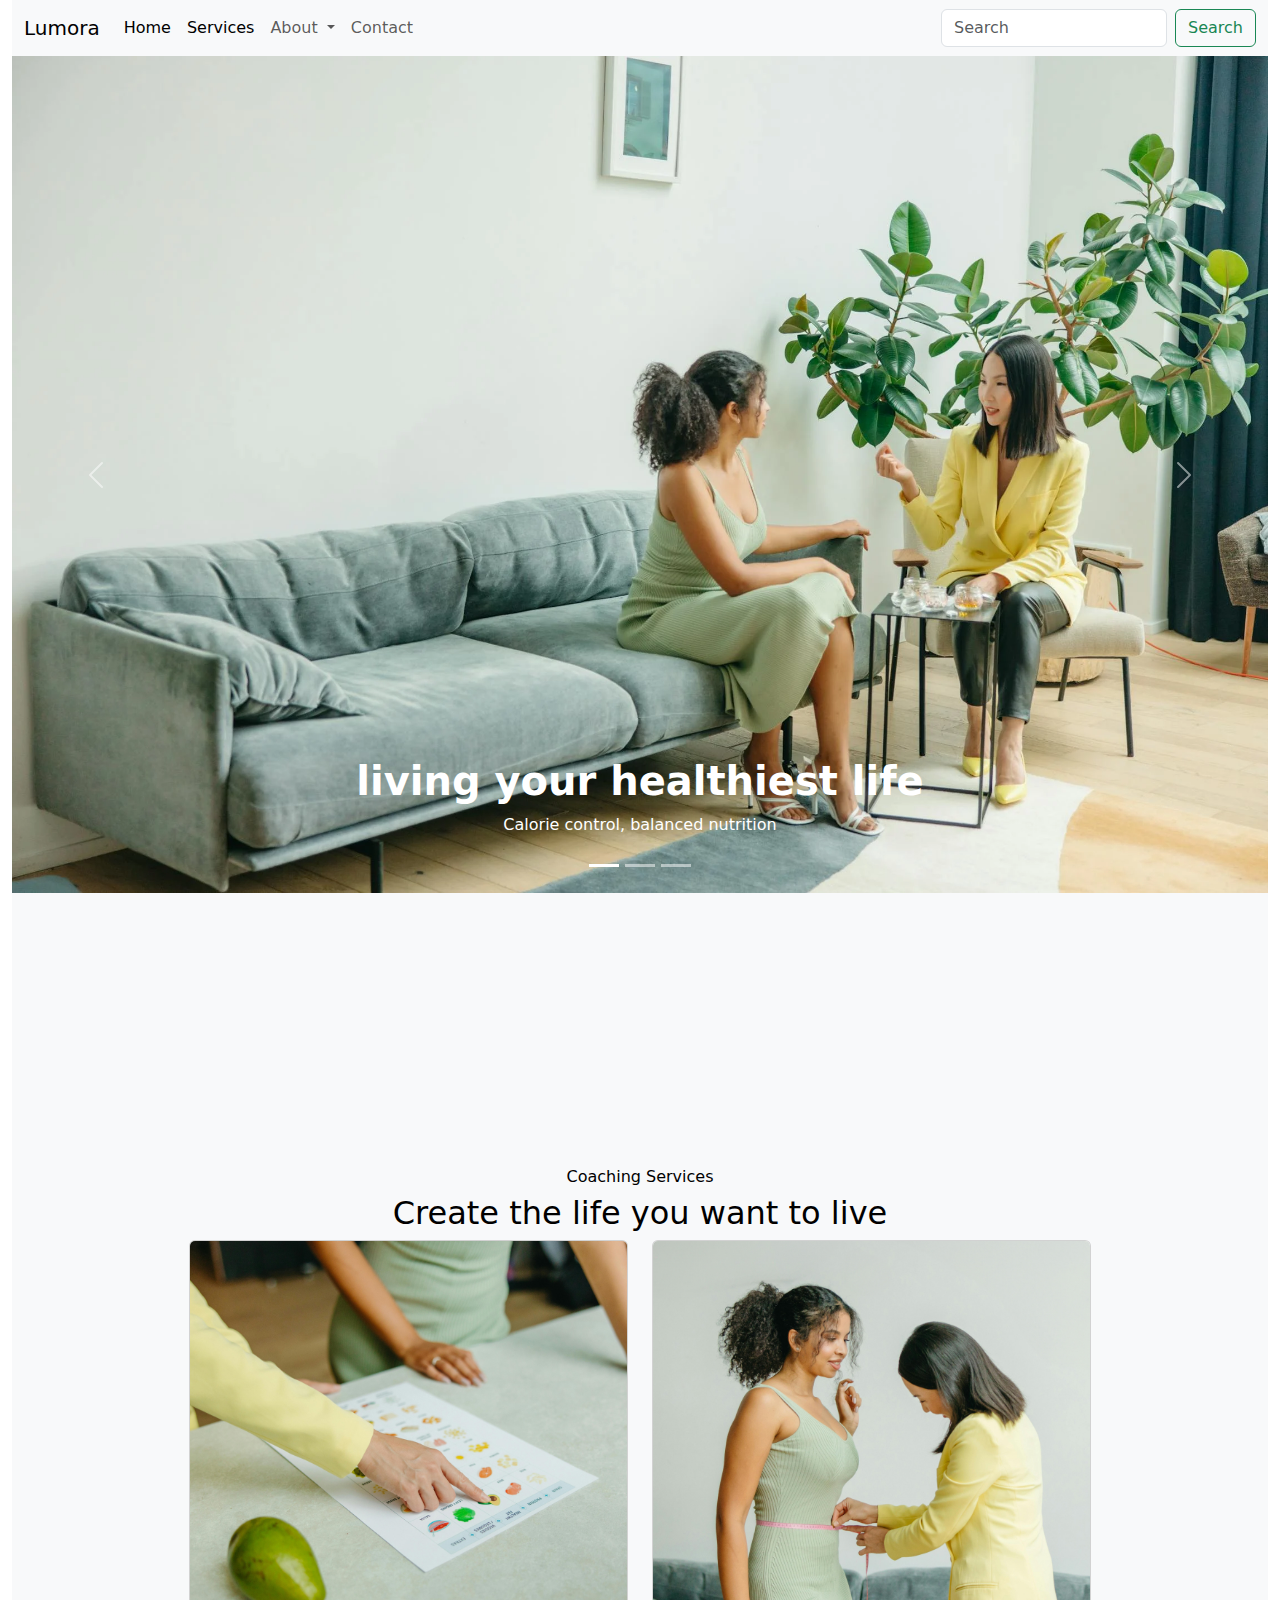
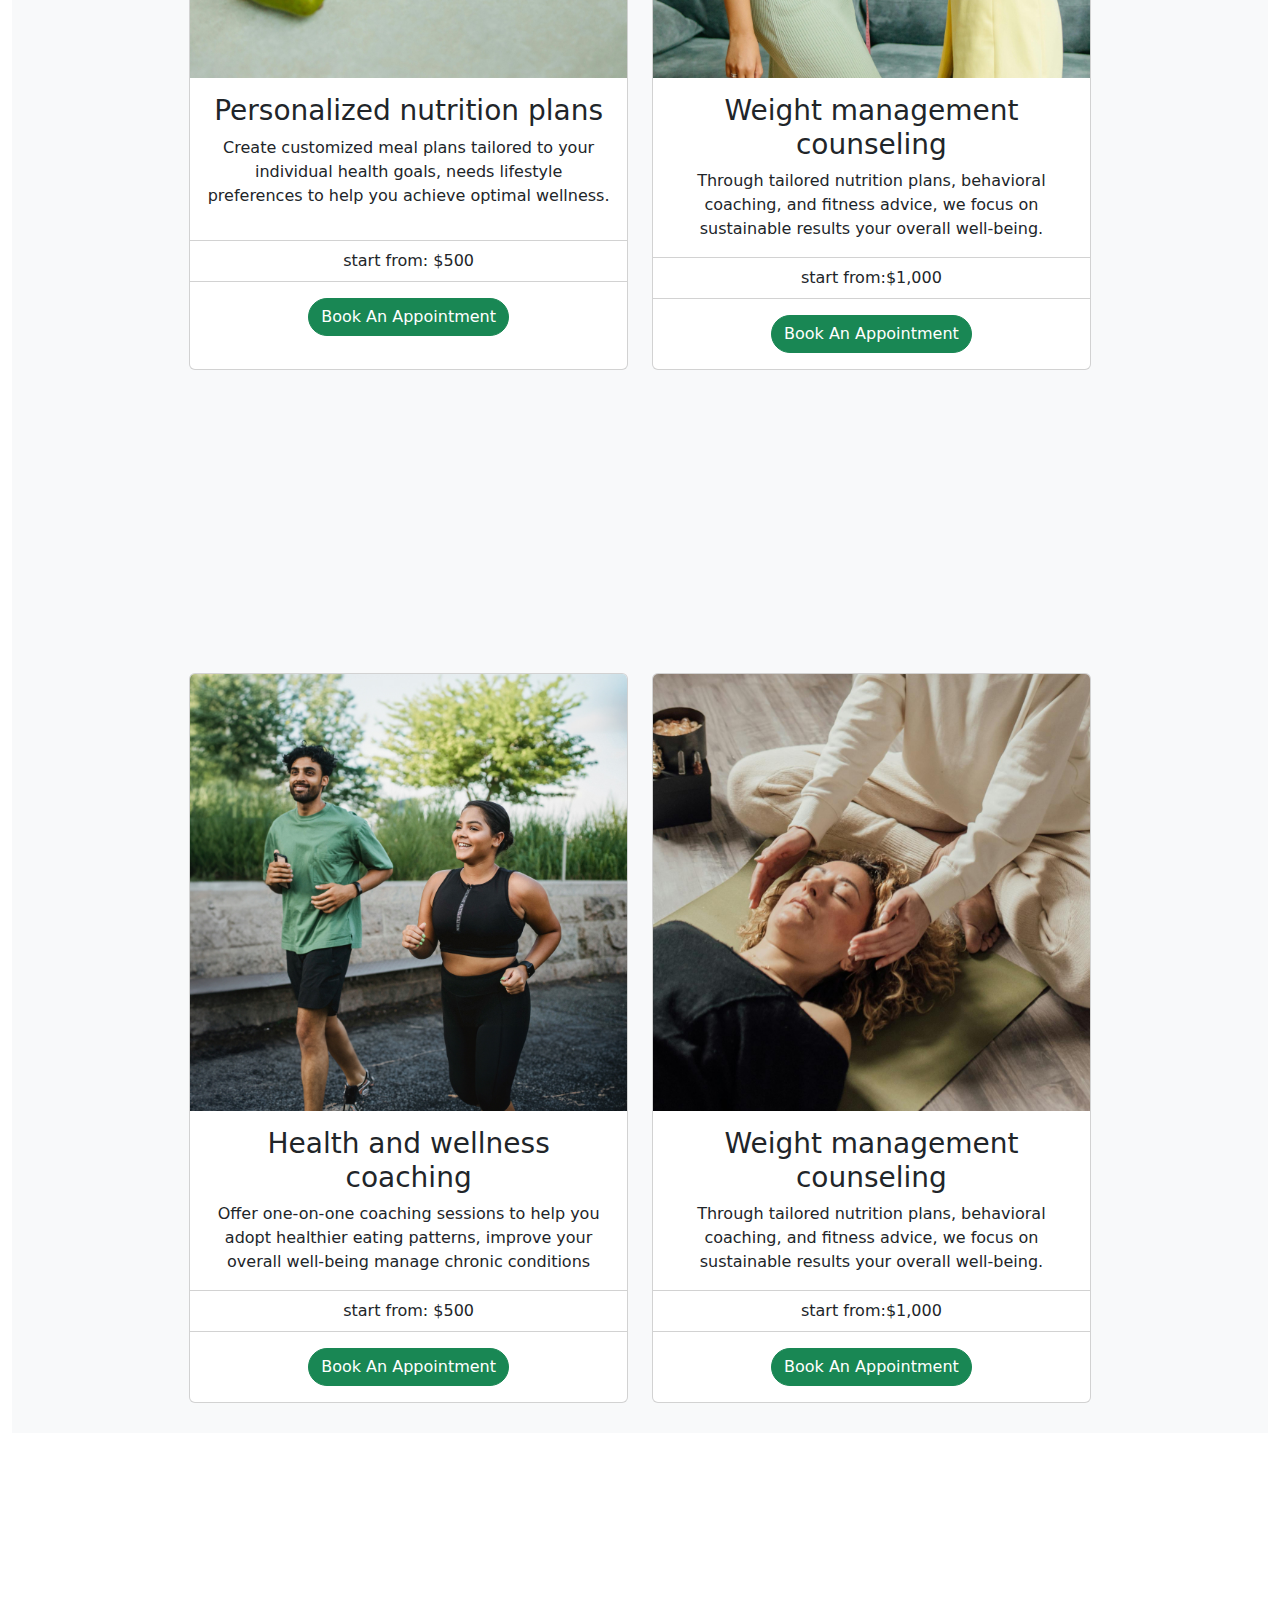
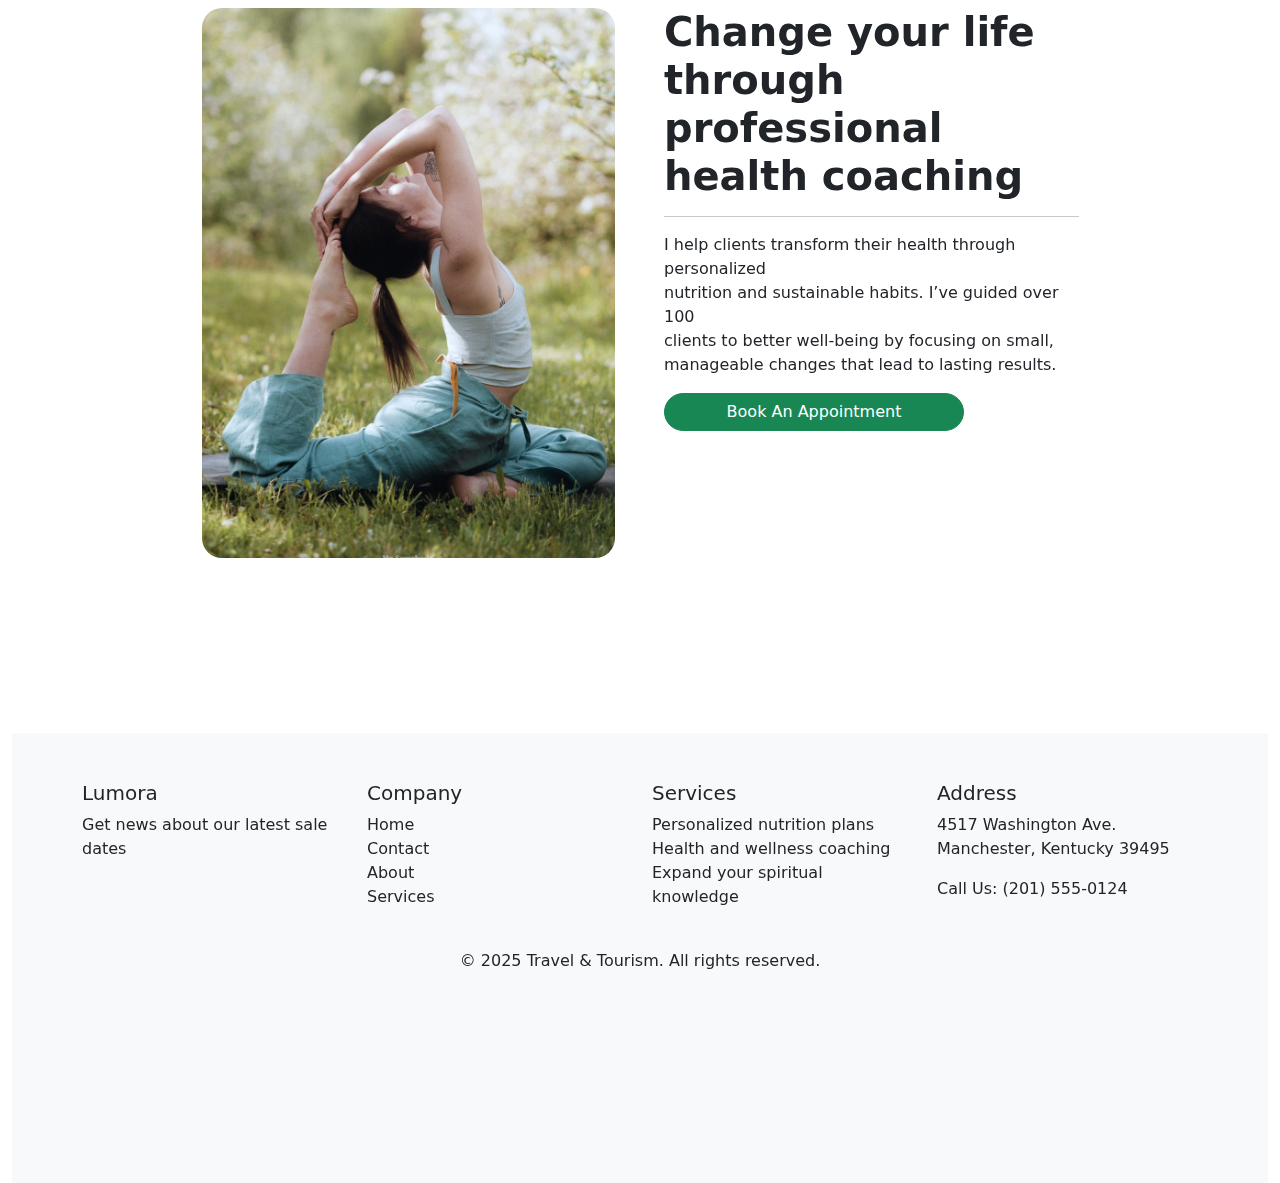
<file: index.html>
<!doctype html>
<html lang="en">
  <head>
    <meta charset="utf-8">
    <meta name="viewport" content="width=device-width, initial-scale=1">

    <link rel="stylesheet" href="https://cdnjs.cloudflare.com/ajax/libs/font-awesome/4.7.0/css/font-awesome.min.css">
    <title>LUMORA</title>
    <link rel="stylesheet" href="style.css">
    <link href="https://cdn.jsdelivr.net/npm/bootstrap@5.3.3/dist/css/bootstrap.min.css" rel="stylesheet" integrity="sha384-QWTKZyjpPEjISv5WaRU9OFeRpok6YctnYmDr5pNlyT2bRjXh0JMhjY6hW+ALEwIH" crossorigin="anonymous">
    <style>
       
    </style>
  </head>
  <body>
      <section class="container-fluid justify-content-center align-items-center">
        <nav class="navbar navbar-expand-lg bg-body-tertiary">
          <div class="container-fluid">
            <a class="navbar-brand" href="#">Lumora</a>
            <button class="navbar-toggler" type="button" data-bs-toggle="collapse" data-bs-target="#navbarSupportedContent" aria-controls="navbarSupportedContent" aria-expanded="false" aria-label="Toggle navigation">
              <span class="navbar-toggler-icon"></span>
            </button>
            <div class="collapse navbar-collapse" id="navbarSupportedContent">
              <ul class="navbar-nav  me-auto mb-2 mb-lg-0 ">
                <li class="nav-item">
                  <a class="nav-link active" aria-current="page" href="./index.html">Home</a>
                </li>
                <li class="nav-item">
                  <a class="nav-link active"  href="./Services.html">Services</a>
                </li>
                <li class="nav-item dropdown">
                  <a class="nav-link dropdown-toggle" href="#" role="button" data-bs-toggle="dropdown" aria-expanded="false">
                    About
                  </a>
                  <ul class="dropdown-menu">
                    <li><a class="dropdown-item" href="./About.html">About</a></li>
                    <li><a class="dropdown-item" href="./Services.html">Services</a></li>
                    <li><a class="dropdown-item" href="./index.html">Home</a></li>
                  </ul>
                </li>
                <li class="nav-item">
                  <a class="nav-link " href="./Contact.html">Contact</a>
                </li>
              </ul>
              <form class="d-flex" role="search">
                <input class="form-control me-2" type="search" placeholder="Search" aria-label="Search">
                <button class="btn btn-outline-success" type="submit">Search</button>
              </form>
            </div>
          </div>
        </nav>
      </section>
      <section class="container-fluid justify-content-center align-items-center " style="min-height: 100vh;">
         <div class="row  d-flex align-items-centerjustify-content-center ">
         <div id="carouselExampleCaptions" class="carousel slide">
         <div class="carousel-indicators">
         <button type="button" data-bs-target="#carouselExampleCaptions" data-bs-slide-to="0" class="active" aria-current="true" aria-label="Slide 1"></button>
        <button type="button" data-bs-target="#carouselExampleCaptions" data-bs-slide-to="1" aria-label="Slide 2"></button>
        <button type="button" data-bs-target="#carouselExampleCaptions" data-bs-slide-to="2" aria-label="Slide 3"></button>
      </div>
    <div class="carousel-inner">
     <div class="carousel-item active">
      <img src="./pexels-photo-8844576.webp" class="d-block w-100" alt="...">
      <div class="carousel-caption d-none d-md-block">
       <h1> <strong>living your healthiest life</strong> </h1>
        <p>Calorie control, balanced nutrition</p>
      </div>
    </div>
    <div class="carousel-item">
      <img src="./pexels-photo-6954086.webp" class="d-block w-100" alt="...">
      <div class="carousel-caption d-none d-md-block">
       <h1><strong>living your healthiest life</strong> </h1> 
        <p>Calorie control, balanced nutrition</p>
      </div>
    </div>
    <div class="carousel-item">
      <img src="./pexels-photo-4127622.webp" class="d-block w-100" alt="...">
      <div class="carousel-caption d-none d-md-block">
        <h1><strong>living your healthiest life</strong> </h1>
        <p>Calorie control, balanced nutrition</p>
      </div>
    </div>
  </div>
      <button class="carousel-control-prev" type="button" data-bs-target="#carouselExampleCaptions" data-bs-slide="prev">
       <span class="carousel-control-prev-icon" aria-hidden="true"></span>
       <span class="visually-hidden">Previous</span>
     </button>
     <button class="carousel-control-next" type="button" data-bs-target="#carouselExampleCaptions" data-bs-slide="next">
      <span class="carousel-control-next-icon" aria-hidden="true"></span>
       <span class="visually-hidden">Next</span>
     </button>
   </div>
  </div>  

    <section class="container-fluid d-flex justify-content-center align-items-center text-bg-light" style="min-height: 150vh;">
      <div class="row d-flex align-items-centerjustify-content-center text-center" style="width: 80%; padding: 30px; border-radius: 10px;">
        <div class="">
          <h6>Coaching Services</h6>
          <h2>Create the life you want to live</h2>
        </div> 
        <div class="col-md-6 d-flex justify-content-center">
        <div class="card" style="width: 35rem;">
          <img src="./img1.jpg" class="card-img-top img-fluid" alt="...">
          <div class="card-body">
            <h3 class="card-title">Personalized nutrition plans</h3>
            <p class="card-text">Create customized meal plans tailored to your individual health goals, needs lifestyle preferences to help you achieve optimal wellness.</p>
          </div>
             <ul class="list-group list-group-flush">
              <li class="list-group-item">start from: $500</li>
          </ul>
          <div class="card-body">
              <button type="button" class="btn btn-success " style="border-radius: 20px;">Book An Appointment</button>
          </div>
        </div>

        </div> 
        <div class="col-md-6 d-flex justify-content-center">
        <div class="card " style="width: 35rem;">
          <img src="./weight.jpg" class="card-img-top img-fluid" alt="...">
          <div class="card-body">
            <h3 class="card-title">Weight management counseling</h3>
            <p class="card-text">Through tailored nutrition plans, behavioral coaching, and fitness advice, we focus on sustainable results your overall well-being.</p>
          </div>
          <ul class="list-group list-group-flush">
            <li class="list-group-item">start from:$1,000</li>
          </ul>
          <div class="card-body">
            <button type="button" class="btn btn-success " style="border-radius: 20px;">Book An Appointment</button>
          </div>
        </div>
      </div>
      </div>
  </section>

  <section class="container-fluid d-flex justify-content-center align-items-center text-bg-light" style="min-height: 50vh;">
    <div class="row d-flex align-items-centerjustify-content-center text-center" style="width: 80%; padding: 30px; border-radius: 10px;"> 
      <div class="col-md-6 d-flex justify-content-center">
      <div class="card" style="width: 35rem;">
        <img src="./running.jpg" class="card-img-top img-fluid" alt="...">
        <div class="card-body">
          <h3 class="card-title">Health and wellness coaching</h3>
          <p class="card-text">Offer one-on-one coaching sessions to help you adopt healthier eating patterns, improve your overall well-being manage chronic conditions</p>
        </div>
           <ul class="list-group list-group-flush">
            <li class="list-group-item">start from: $500</li>
        </ul>
        <div class="card-body">
            <button type="button" class="btn btn-success " style="border-radius: 20px;">Book An Appointment</button>
        </div>
      </div>

      </div> 
      <div class="col-md-6 d-flex justify-content-center">
      <div class="card " style="width: 35rem;">
        <img src="./spiritual.jpg" class="card-img-top img-fluid" alt="...">
        <div class="card-body">
          <h3 class="card-title">Weight management counseling</h3>
          <p class="card-text">Through tailored nutrition plans, behavioral coaching, and fitness advice, we focus on sustainable results your overall well-being.</p>
        </div>
        <ul class="list-group list-group-flush">
          <li class="list-group-item">start from:$1,000</li>
        </ul>
        <div class="card-body">
          <button type="button" class="btn btn-success " style="border-radius: 20px;">Book An Appointment</button>
        </div>
      </div>
    </div>
    </div>
</section>
      
<section class="container-fluid d-flex justify-content-center align-items-center" style="min-height: 100vh;">
  <div class="row d-flex align-items-centerjustify-content-center text-center" style="width: 80%; padding: 30px; border-radius: 10px;">
    
    <div class="col-md-6 d-flex justify-content-center">
      <img src="./yoga.jpg" class="img-fluid" style="max-width: 100%; height: 550px; border-radius: 20px;" alt="Image not found">
    </div>
     
    <div class="col-md-6 px-4 text-start " >
      <h1><strong>Change your life <br>through professional <br>health coaching</strong> </h1>
      <hr>
      <p>
        I help clients transform their health through personalized <br>nutrition and sustainable habits. I’ve guided over 100<br> clients to better well-being by focusing on small,<br>
         manageable changes that lead to lasting results.
      </p>
      <button type="button" class="btn btn-success " style="border-radius: 20px; width:300px">Book An Appointment</button>

      
    </div>

  </div>
</section>
     
<footer class="bg-text-secondary-emphasis text-dark py-5 vh-50 text-bg-light"  style="min-height: 50vh;">
  <div class="container">
    <div class="row">
      
      <div class="col-md-3">
        <h5>Lumora</h5>
        <p>
          Get news about our latest sale dates
        </p>
      </div>
      
      <div class="col-md-3">
        <h5>Company</h5>
        <ul class="list-unstyled">
          <li><a href="index.html" class="text-dark text-decoration-none">Home</a></li>
          <li><a href="Contact.html" class="text-dark text-decoration-none">Contact</a></li>
          <li><a href="About.html" class="text-dark text-decoration-none">About</a></li>
          <li><a href="Serivces.html" class="text-dark text-decoration-none">Services</a></li>
        </ul>
      </div>

      <div class="col-md-3">
        <h5>Services</h5>
        <ul class="list-unstyled">
          <li><a href="#" class="text-dark text-decoration-none">Personalized nutrition plans</a></li>
          <li><a href="#" class="text-dark text-decoration-none">Health and wellness coaching</a></li>
          <li><a href="#" class="text-dark text-decoration-none">Expand your spiritual</a></li>
          <li><a href="#" class="text-dark text-decoration-none">knowledge</a></li>
        </ul>
      </div>

      
      <div class="col-md-3">
        <h5>Address</h5>
        <p>4517 Washington Ave. Manchester, Kentucky 39495</p>
        <p>Call Us: (201) 555-0124</p>
      </div>
    </div>

    <!-- Footer Bottom Section -->
    <div class="text-center mt-4">
      <p class="mb-0">&copy; 2025 Travel & Tourism. All rights reserved.</p>
    </div>
  </div>
</footer>

       
    <script src="https://cdn.jsdelivr.net/npm/bootstrap@5.3.3/dist/js/bootstrap.bundle.min.js" integrity="sha384-YvpcrYf0tY3lHB60NNkmXc5s9fDVZLESaAA55NDzOxhy9GkcIdslK1eN7N6jIeHz" crossorigin="anonymous"></script>
  </body>
</html>
</file>
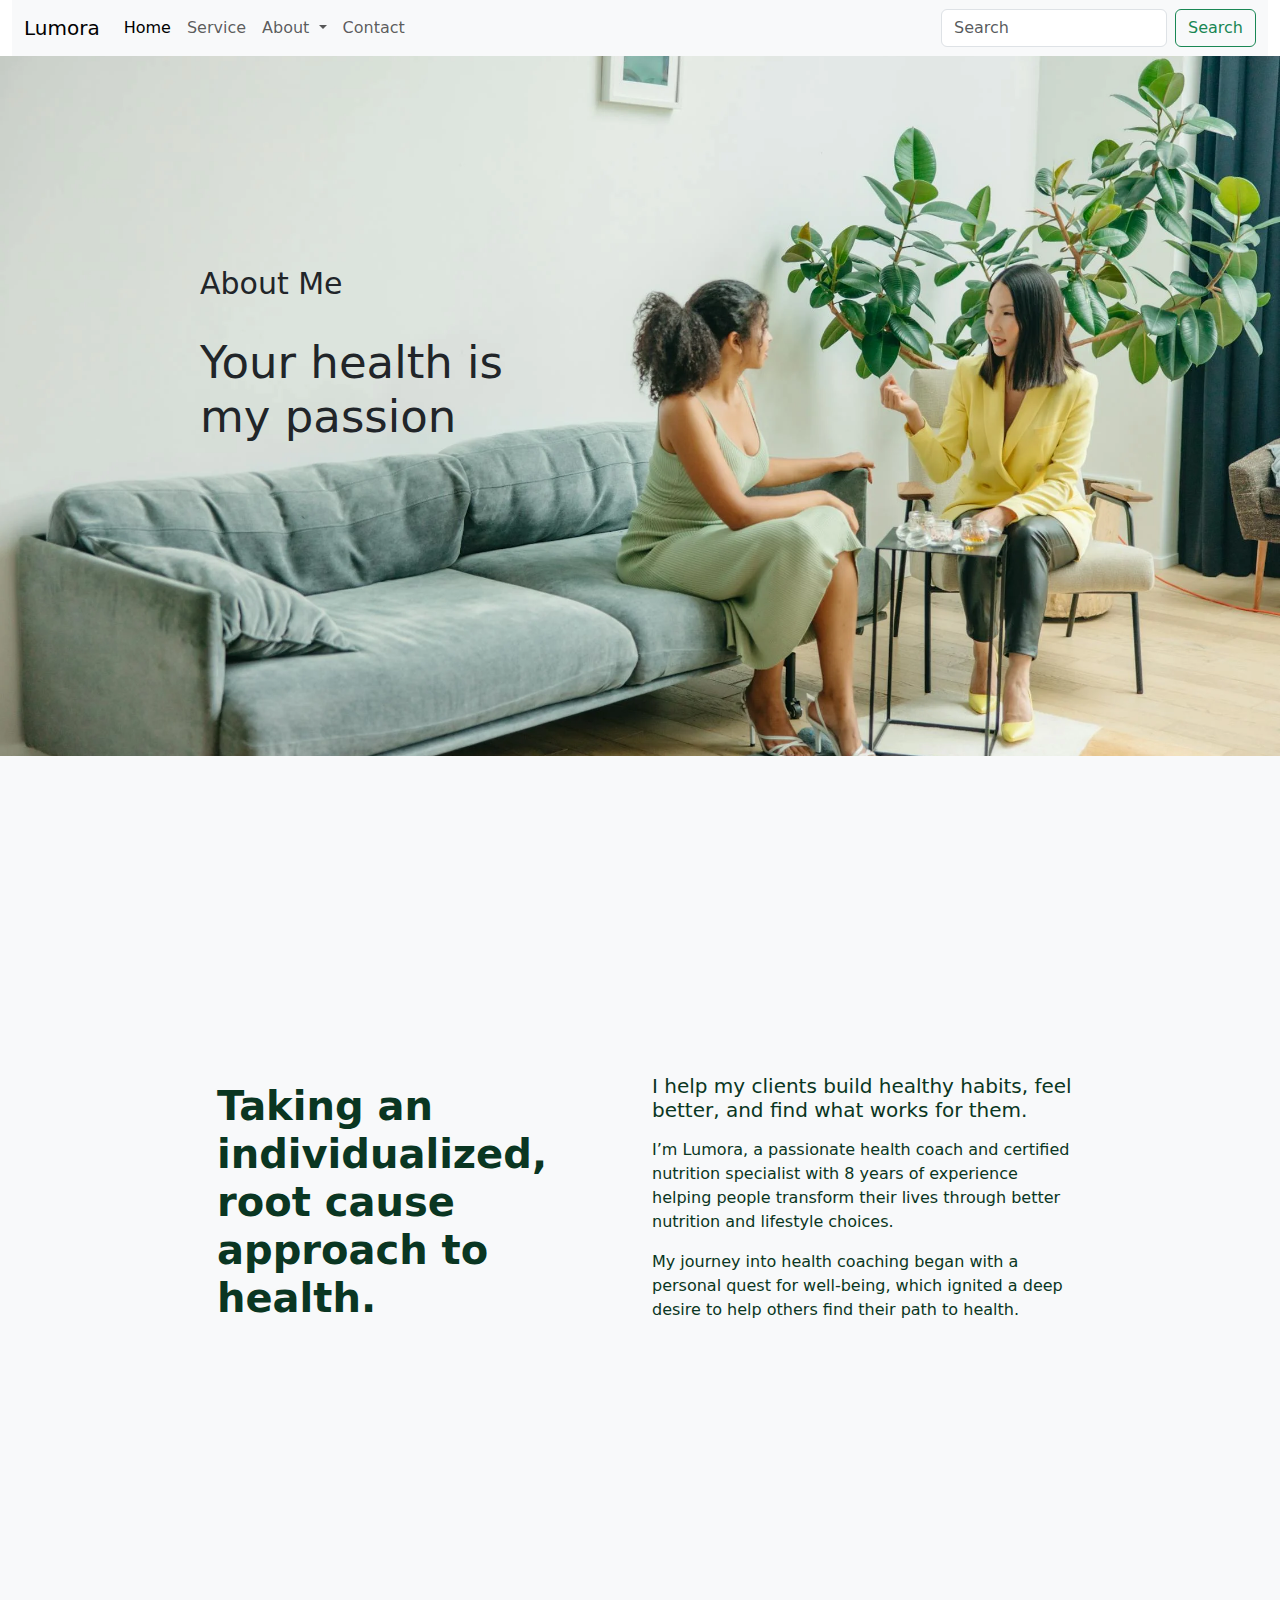
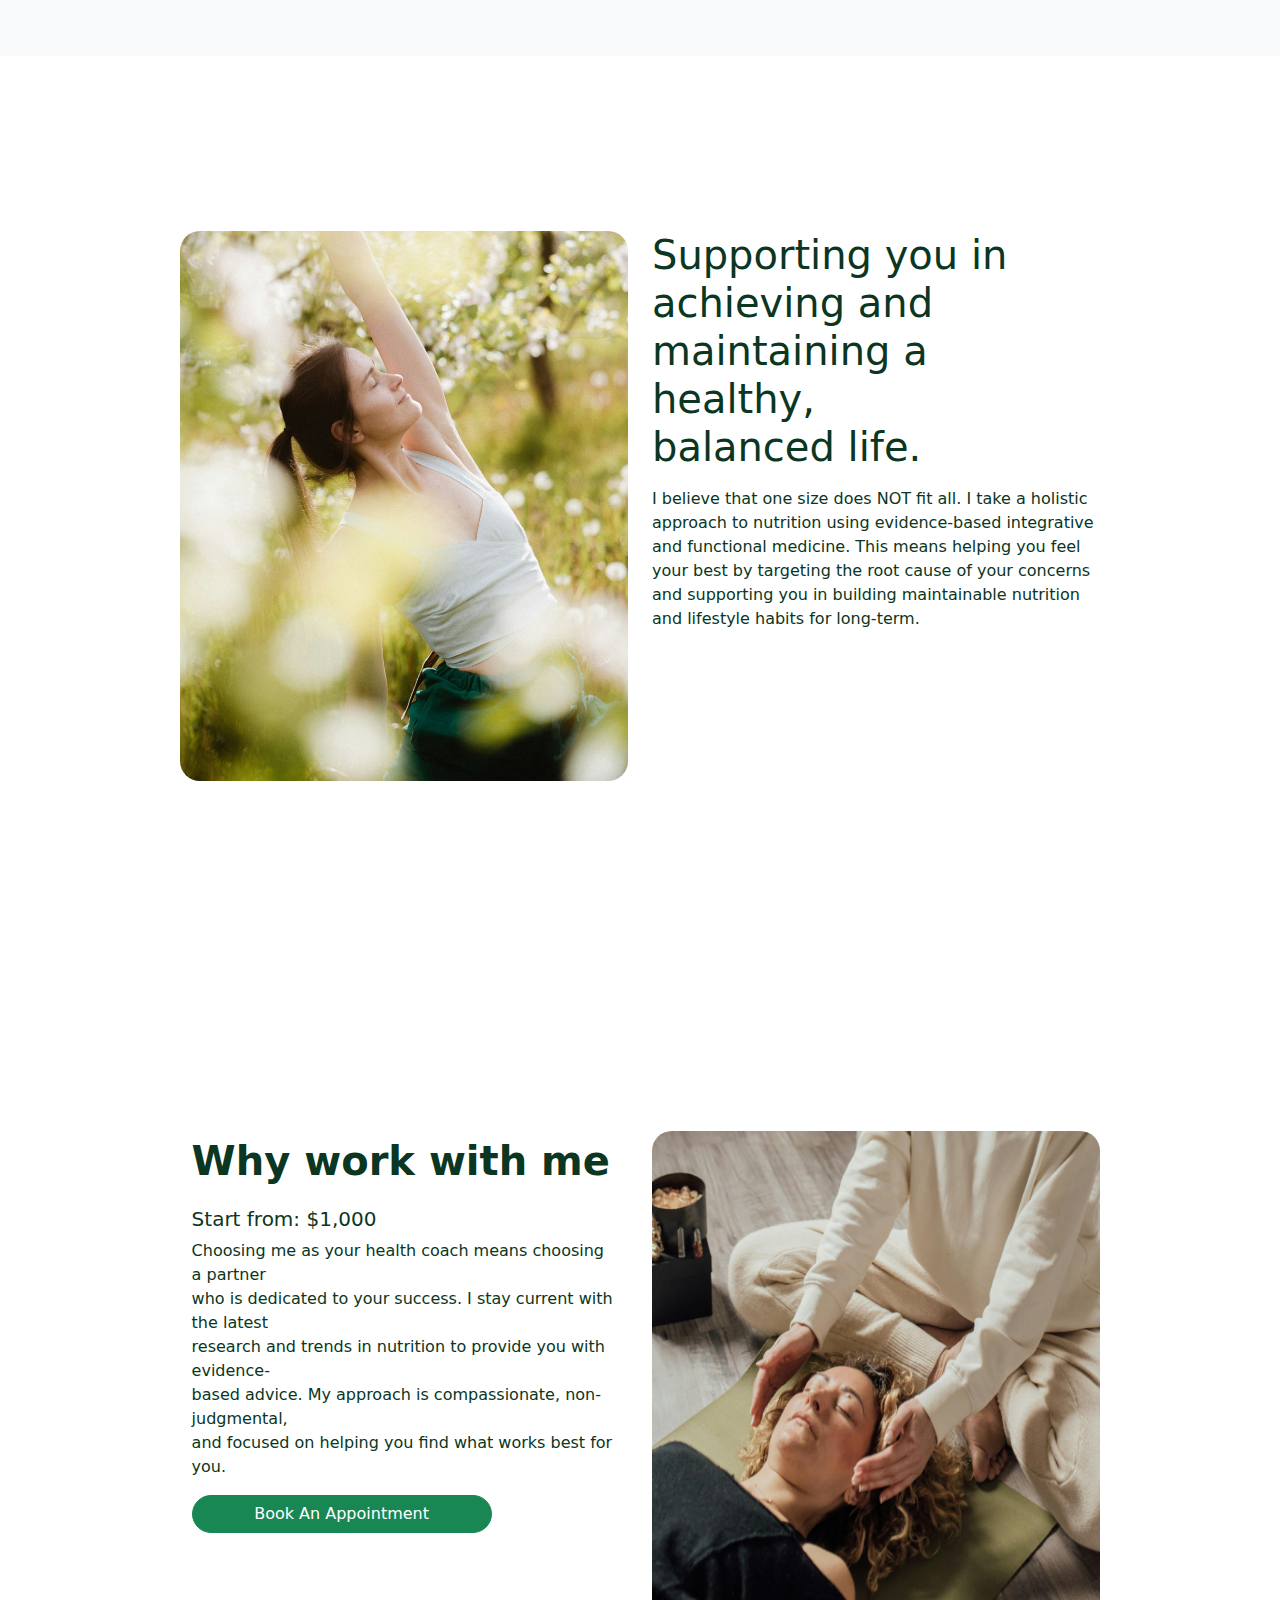
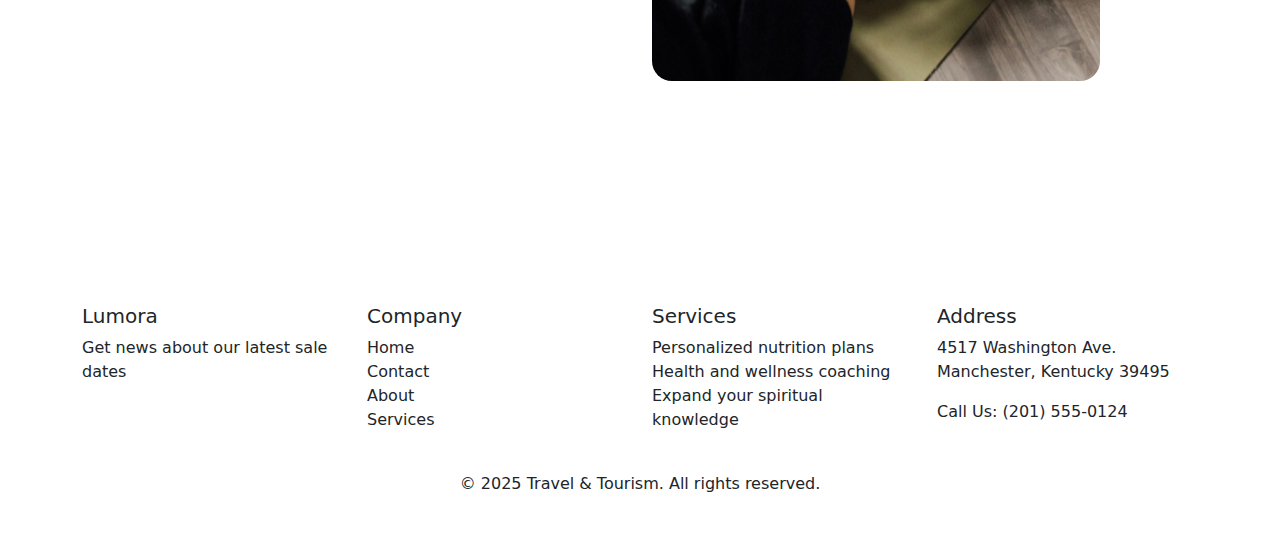
<file: About.html>
<!doctype html>
<html lang="en">
  <head>
    <meta charset="utf-8">
    <meta name="viewport" content="width=device-width, initial-scale=1">

    <link rel="stylesheet" href="https://cdnjs.cloudflare.com/ajax/libs/font-awesome/4.7.0/css/font-awesome.min.css">
    <title>About</title>
    <link rel="stylesheet" href="style.css">
    <link href="https://cdn.jsdelivr.net/npm/bootstrap@5.3.3/dist/css/bootstrap.min.css" rel="stylesheet" integrity="sha384-QWTKZyjpPEjISv5WaRU9OFeRpok6YctnYmDr5pNlyT2bRjXh0JMhjY6hW+ALEwIH" crossorigin="anonymous">
    <style>
       
    </style>
  </head>
  <body>
      <section class="container-fluid">
        <nav class="navbar navbar-expand-lg bg-body-tertiary">
          <div class="container-fluid">
            <a class="navbar-brand" href="#">Lumora</a>
            <button class="navbar-toggler" type="button" data-bs-toggle="collapse" data-bs-target="#navbarSupportedContent" aria-controls="navbarSupportedContent" aria-expanded="false" aria-label="Toggle navigation">
              <span class="navbar-toggler-icon"></span>
            </button>
            <div class="collapse navbar-collapse" id="navbarSupportedContent">
              <ul class="navbar-nav  me-auto mb-2 mb-lg-0 ">
                <li class="nav-item">
                  <a class="nav-link active" aria-current="page" href="./index.html">Home</a>
                </li>
                <li class="nav-item">
                  <a class="nav-link" href="./Services.html">Service</a>
                </li>
                <li class="nav-item dropdown">
                  <a class="nav-link dropdown-toggle" href="#" role="button" data-bs-toggle="dropdown" aria-expanded="false">
                    About
                  </a>
                  <ul class="dropdown-menu">
                    <li><a class="dropdown-item" href="./About.html">About</a></li>
                    <li><a class="dropdown-item" href="./Services.html">Services</a></li>
                    <li><a class="dropdown-item" href="./index.html">Home</a></li>
                  </ul>
                </li>
                <li class="nav-item">
                  <a class="nav-link " href="./Contact.html">Contact</a>
                </li>
              </ul>
              <form class="d-flex" role="search">
                <input class="form-control me-2" type="search" placeholder="Search" aria-label="Search">
                <button class="btn btn-outline-success" type="submit">Search</button>
              </form>
            </div>
          </div>
        </nav>
      </section>
        
      <section class="container-fluid">
       <div class="row"> 
        <div id="bg_img3">
          <h5>About Me</h5>
          <h3>Your health is<br> my passion</h3>
        </div>
      </section> 
      <section class="container-fluid d-flex justify-content-center align-items-center text-bg-light text-success-emphasis" style="min-height: 100vh;">
        <div class="row d-flex align-items-center justify-content-center text-center w-75 p-4 rounded">
            <!-- Left Section -->
            <div class="col-md-6 px-4 text-start">
                <h3 id="plan"><strong>Taking an individualized, root cause approach to health.</strong></h3>
            </div>
    
            <!-- Right Section -->
            <div class="col-md-6 d-flex flex-column text-start">
                <h5 class="mb-3">I help my clients build healthy habits, feel better, and find what works for them.</h5>
                <p>
                    I’m Lumora, a passionate health coach and certified nutrition specialist with 8 years of experience 
                    helping people transform their lives through better nutrition and lifestyle choices.
                </p>
                <p>
                    My journey into health coaching began with a personal quest for well-being, which ignited a deep desire 
                    to help others find their path to health.
                </p>
            </div>
        </div>
    </section>
     

    <section class="container-fluid d-flex justify-content-center align-items-center text-success-emphasis" style="min-height: 100vh;">
      <div class="row d-flex align-items-centerjustify-content-center text-center" style="width: 80%; padding: 30px; border-radius: 10px;">
        
        <div class="col-md-6 d-flex justify-content-center">
          <img src="./Supporting-you-in-achieving-sec-IMG-1.jpg" class="img-fluid" style="max-width: 100%; height: 550px; border-radius: 20px;" alt="Image not found">
        </div>
         
        <div class="col-md-6 d-flex flex-column text-start">
          <h1 class="mb-3">Supporting you in<br> achieving and <br>maintaining a healthy,<br> balanced life.</h1>
          <p>
            I believe that one size does NOT fit all. I take a holistic approach to nutrition using evidence-based integrative
             and functional medicine. This means helping you feel your best by targeting the root cause of your concerns and supporting you 
             in building maintainable nutrition and lifestyle habits for long-term.
          </p>

      </div>

      </div>
  </section>

      
  <section class="container-fluid d-flex justify-content-center align-items-center text-success-emphasis" style="min-height: 100vh;">
    <div class="row d-flex align-items-centerjustify-content-center text-center" style="width: 80%; padding: 30px; border-radius: 10px;">
      <div class="col-md-6 px-4 text-start">
        <p id="plan">Why work with me</p>
        <h5>Start from: $1,000</h5>
        
        <p>Choosing me as your health coach means choosing a partner<br>
           who is dedicated to your success. I stay current with the latest <br>
           research and trends in nutrition to provide you with evidence-<br>
           based advice. My approach is compassionate, non-judgmental,<br>
           and focused on helping you find what works best for you.
        </p>
        
         
        <button type="button" class="btn btn-success " style="border-radius: 20px; width:300px">Book An Appointment</button>

        
      </div>
      <div class="col-md-6 d-flex justify-content-center">
        <img src="./spiritual.jpg" class="img-fluid" style="max-width: 100%; height: 550px; border-radius: 20px;" alt="Image not found">
      </div>
    </div>
</section>


     
<footer class="bg-text-secondary-emphasis text-dark py-5 vh-50">
  <div class="container">
    <div class="row">
      
      <div class="col-md-3">
        <h5>Lumora</h5>
        <p>
          Get news about our latest sale dates
        </p>
      </div>
      
      <div class="col-md-3">
        <h5>Company</h5>
        <ul class="list-unstyled">
          <li><a href="index.html" class="text-dark text-decoration-none">Home</a></li>
          <li><a href="Contact.html" class="text-dark text-decoration-none">Contact</a></li>
          <li><a href="About.html" class="text-dark text-decoration-none">About</a></li>
          <li><a href="Serivces.html" class="text-dark text-decoration-none">Services</a></li>
        </ul>
      </div>

      <div class="col-md-3">
        <h5>Services</h5>
        <ul class="list-unstyled">
          <li><a href="#" class="text-dark text-decoration-none">Personalized nutrition plans</a></li>
          <li><a href="#" class="text-dark text-decoration-none">Health and wellness coaching</a></li>
          <li><a href="#" class="text-dark text-decoration-none">Expand your spiritual</a></li>
          <li><a href="#" class="text-dark text-decoration-none">knowledge</a></li>
        </ul>
      </div>

      
      <div class="col-md-3">
        <h5>Address</h5>
        <p>4517 Washington Ave. Manchester, Kentucky 39495</p>
        <p>Call Us: (201) 555-0124</p>
      </div>
    </div>

    <!-- Footer Bottom Section -->
    <div class="text-center mt-4">
      <p class="mb-0">&copy; 2025 Travel & Tourism. All rights reserved.</p>
    </div>
  </div>
</footer>

       
    <script src="https://cdn.jsdelivr.net/npm/bootstrap@5.3.3/dist/js/bootstrap.bundle.min.js" integrity="sha384-YvpcrYf0tY3lHB60NNkmXc5s9fDVZLESaAA55NDzOxhy9GkcIdslK1eN7N6jIeHz" crossorigin="anonymous"></script>
  </body>
</html>
</file>
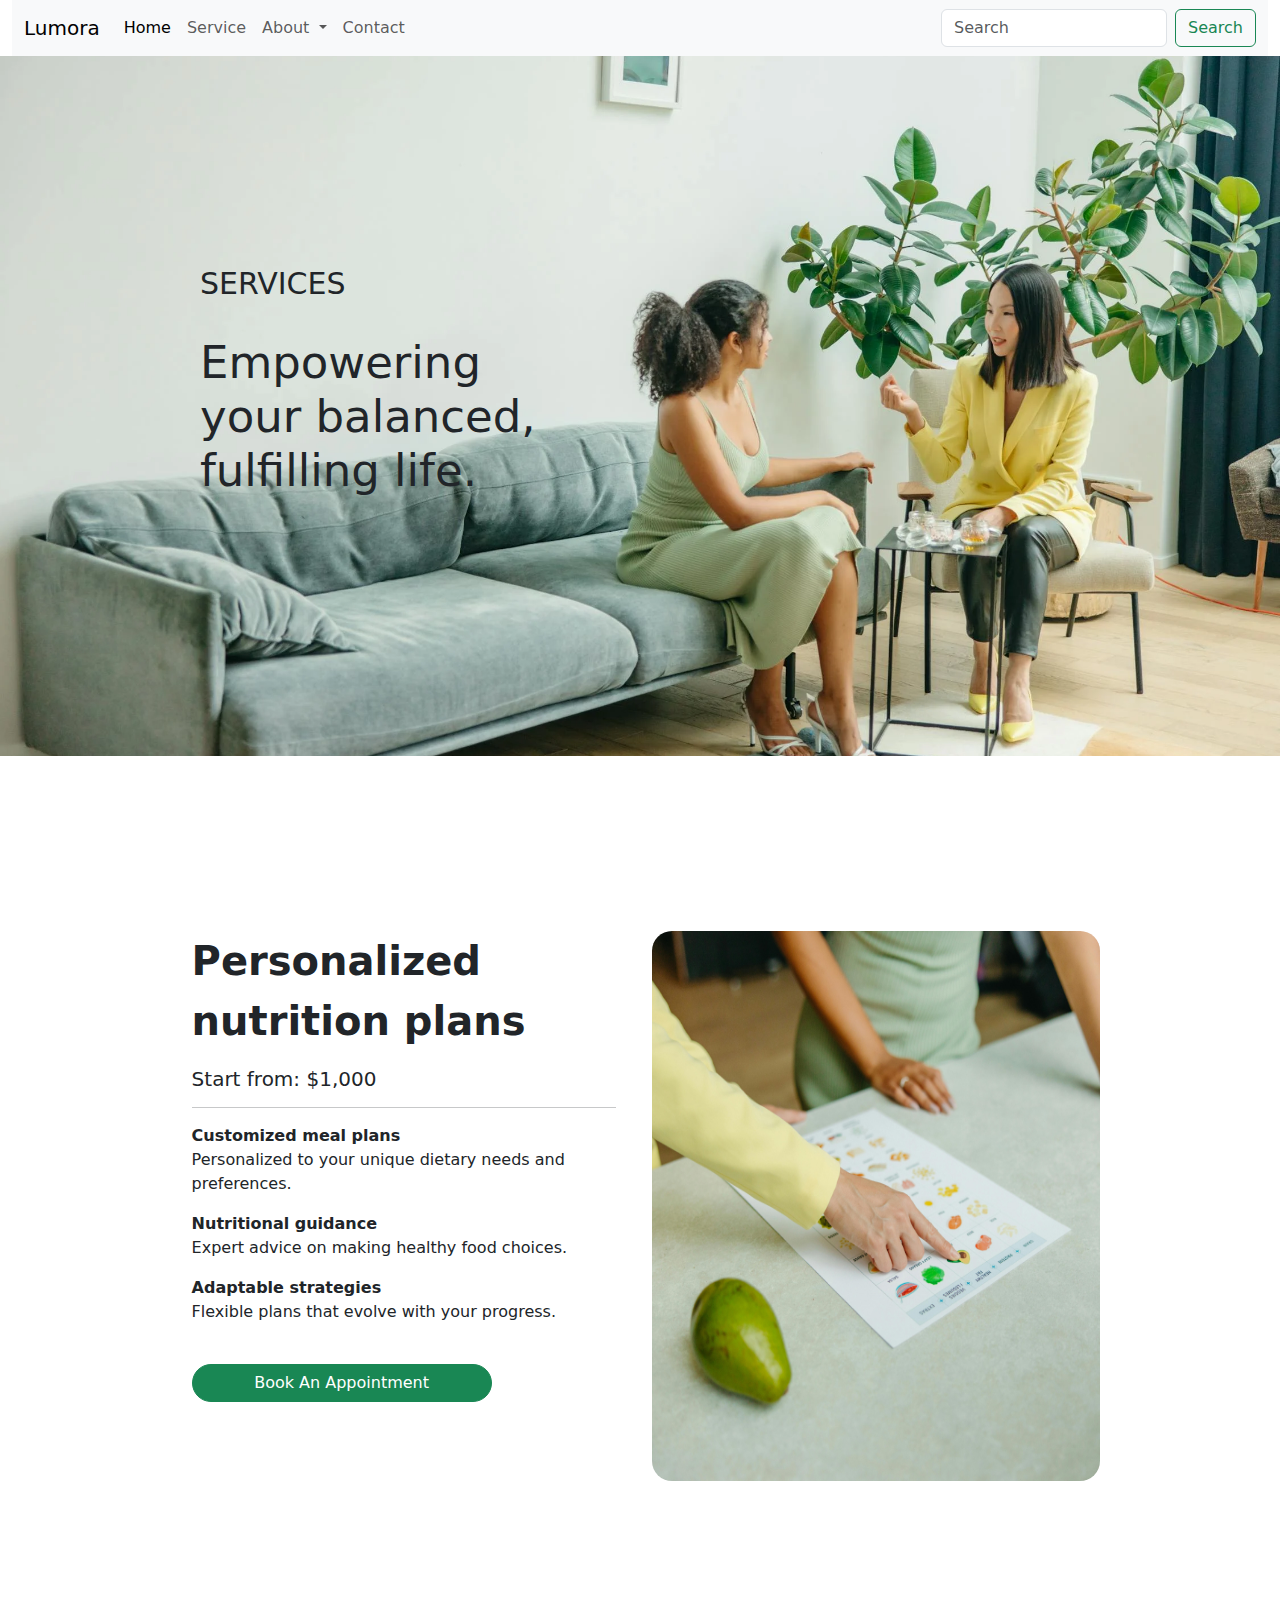
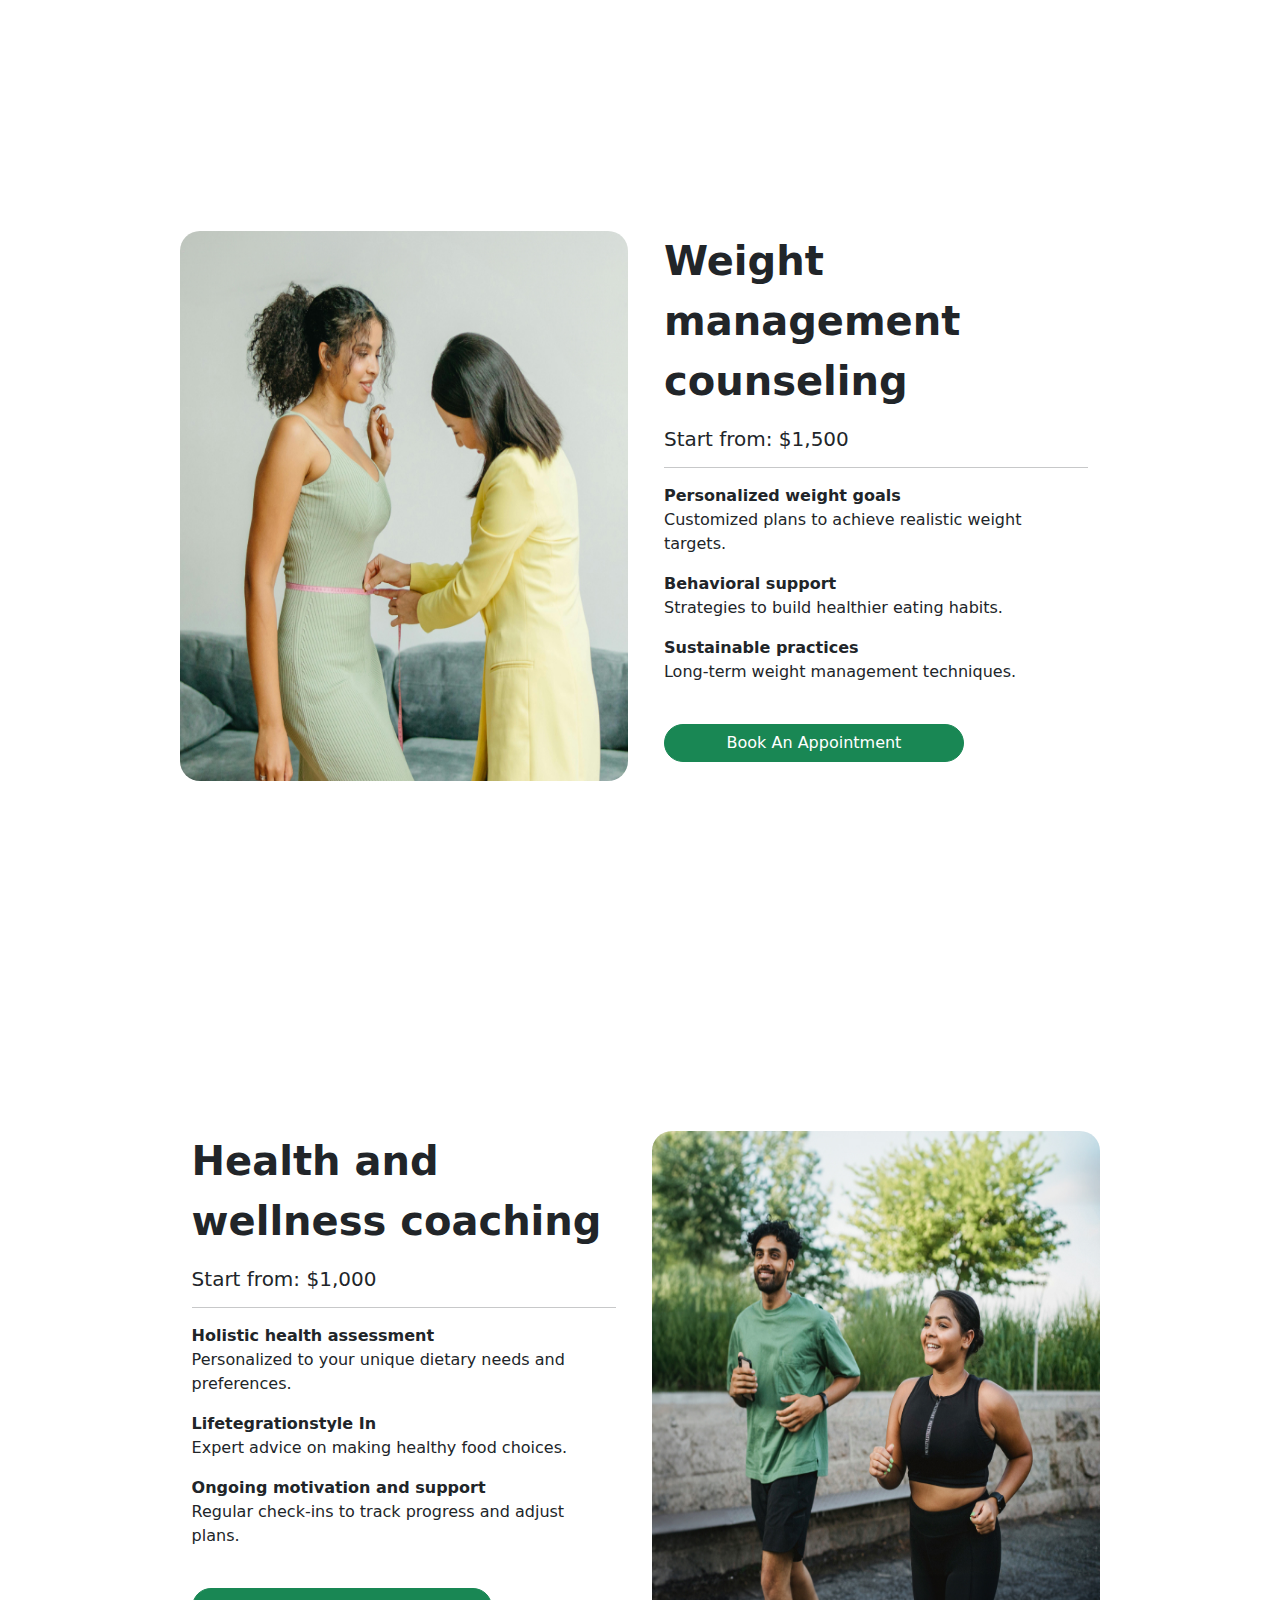
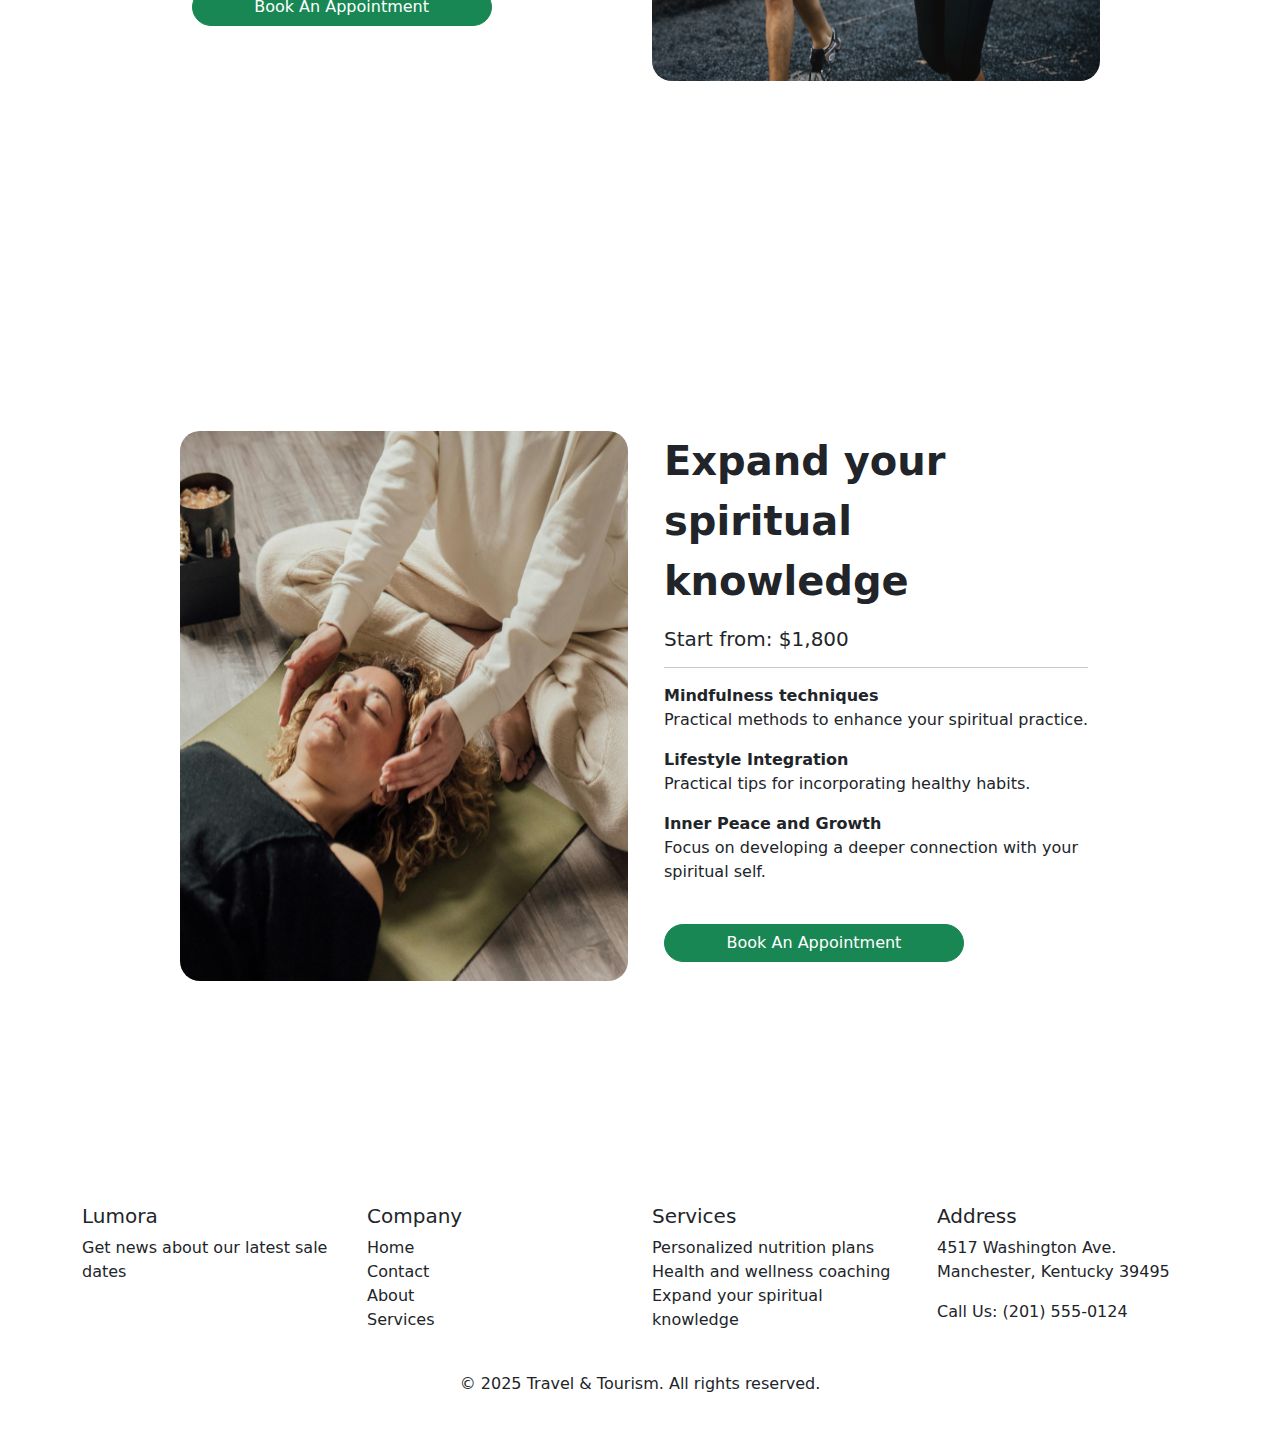
<file: Services.html>
<!doctype html>
<html lang="en">
  <head>
    <meta charset="utf-8">
    <meta name="viewport" content="width=device-width, initial-scale=1">

    <link rel="stylesheet" href="https://cdnjs.cloudflare.com/ajax/libs/font-awesome/4.7.0/css/font-awesome.min.css">
    <title>Services</title>
    <link rel="stylesheet" href="style.css">
    <link href="https://cdn.jsdelivr.net/npm/bootstrap@5.3.3/dist/css/bootstrap.min.css" rel="stylesheet" integrity="sha384-QWTKZyjpPEjISv5WaRU9OFeRpok6YctnYmDr5pNlyT2bRjXh0JMhjY6hW+ALEwIH" crossorigin="anonymous">
    <style>
       
    </style>
  </head>
  <body>
      <section class="container-fluid">
        <nav class="navbar navbar-expand-lg bg-body-tertiary">
          <div class="container-fluid">
            <a class="navbar-brand" href="#">Lumora</a>
            <button class="navbar-toggler" type="button" data-bs-toggle="collapse" data-bs-target="#navbarSupportedContent" aria-controls="navbarSupportedContent" aria-expanded="false" aria-label="Toggle navigation">
              <span class="navbar-toggler-icon"></span>
            </button>
            <div class="collapse navbar-collapse" id="navbarSupportedContent">
              <ul class="navbar-nav  me-auto mb-2 mb-lg-0 ">
                <li class="nav-item">
                  <a class="nav-link active" aria-current="page" href="./index.html">Home</a>
                </li>
                <li class="nav-item">
                  <a class="nav-link" href="./Services.html">Service</a>
                </li>
                <li class="nav-item dropdown">
                  <a class="nav-link dropdown-toggle" href="#" role="button" data-bs-toggle="dropdown" aria-expanded="false">
                    About
                  </a>
                  <ul class="dropdown-menu">
                    <li><a class="dropdown-item" href="./About.html">About</a></li>
                    <li><a class="dropdown-item" href="./Services.html">Service</a></li>
                    <li><a class="dropdown-item" href="./index.html">Home</a></li>
                  </ul>
                </li>
                <li class="nav-item">
                  <a class="nav-link " href="./Contact.html">Contact</a>
                </li>
              </ul>
              <form class="d-flex" role="search">
                <input class="form-control me-2" type="search" placeholder="Search" aria-label="Search">
                <button class="btn btn-outline-success" type="submit">Search</button>
              </form>
            </div>
          </div>
        </nav>
      </section>
        
      <section class="container-fluid">
       <div class="row"> 
        <div id="bg_img">
          <h5>SERVICES</h5>
          <h3>Empowering <br>your balanced,<br> fulfilling life.</h3>
        </div>
      </section> 
      <section class="container-fluid d-flex justify-content-center align-items-center" style="min-height: 100vh;">
        <div class="row d-flex align-items-centerjustify-content-center text-center" style="width: 80%; padding: 30px; border-radius: 10px;">
          <div class="col-md-6 px-4 text-start">
            <p id="plan">Personalized<br> nutrition plans</p>
            <h5>Start from: $1,000</h5>
            <hr>
            <p><strong>Customized meal plans</strong><br>
              Personalized to your unique dietary needs and preferences.
            </p>
            <p><strong>Nutritional guidance</strong><br>
              Expert advice on making healthy food choices.
            </p>
            <p><strong>Adaptable strategies</strong><br>
              Flexible plans that evolve with your progress.
            </p><br>
             
            <button type="button" class="btn btn-success " style="border-radius: 20px; width:300px">Book An Appointment</button>

            
          </div>
          <div class="col-md-6 d-flex justify-content-center">
            <img src="./img1.jpg" class="img-fluid" style="max-width: 100%; height: 550px; border-radius: 20px;" alt="Image not found">
          </div>
        </div>
    </section>   

    <section class="container-fluid d-flex justify-content-center align-items-center" style="min-height: 100vh;">
      <div class="row d-flex align-items-centerjustify-content-center text-center" style="width: 80%; padding: 30px; border-radius: 10px;">
        
        <div class="col-md-6 d-flex justify-content-center">
          <img src="./weight.jpg" class="img-fluid" style="max-width: 100%; height: 550px; border-radius: 20px;" alt="Image not found">
        </div>
         
        <div class="col-md-6 px-4 text-start">
          <p id="plan">Weight management counseling </p>
          <h5>Start from: $1,500</h5>
          <hr>
          <p><strong>Personalized weight goals</strong><br>
            Customized plans to achieve realistic weight targets.
          </p>
          <p><strong>Behavioral support</strong><br>
            Strategies to build healthier eating habits.
          </p>
          <p><strong>Sustainable practices</strong><br>
            Long-term weight management techniques.
          </p><br>
           
          <button type="button" class="btn btn-success " style="border-radius: 20px; width:300px">Book An Appointment</button>

          
        </div>

      </div>
  </section>
      
  <section class="container-fluid d-flex justify-content-center align-items-center" style="min-height: 100vh;">
    <div class="row d-flex align-items-centerjustify-content-center text-center" style="width: 80%; padding: 30px; border-radius: 10px;">
      <div class="col-md-6 px-4 text-start">
        <p id="plan">Health and wellness coaching</p>
        <h5>Start from: $1,000</h5>
        <hr>
        <p><strong>Holistic health assessment</strong><br>
          Personalized to your unique dietary needs and preferences.
        </p>
        <p><strong>Lifetegrationstyle In</strong><br>
          Expert advice on making healthy food choices.
        </p>
        <p><strong>Ongoing motivation and support</strong><br>
          Regular check-ins to track progress and adjust plans.
        </p><br>
         
        <button type="button" class="btn btn-success " style="border-radius: 20px; width:300px">Book An Appointment</button>

        
      </div>
      <div class="col-md-6 d-flex justify-content-center">
        <img src="./running.jpg" class="img-fluid" style="max-width: 100%; height: 550px; border-radius: 20px;" alt="Image not found">
      </div>
    </div>
</section>

<section class="container-fluid d-flex justify-content-center align-items-center" style="min-height: 100vh;">
  <div class="row d-flex align-items-centerjustify-content-center text-center" style="width: 80%; padding: 30px; border-radius: 10px;">
    
    <div class="col-md-6 d-flex justify-content-center">
      <img src="./spiritual.jpg" class="img-fluid" style="max-width: 100%; height: 550px; border-radius: 20px;" alt="Image not found">
    </div>
     
    <div class="col-md-6 px-4 text-start">
      <p id="plan">Expand your spiritual knowledge</p>
      <h5>Start from: $1,800</h5>
      <hr>
      <p><strong>Mindfulness techniques</strong><br>
        Practical methods to enhance your spiritual practice.
      </p>
      <p><strong>Lifestyle Integration</strong><br>
        Practical tips for incorporating healthy habits.
      </p>
      <p><strong>Inner Peace and Growth</strong><br>
        Focus on developing a deeper connection with your spiritual self.
      </p><br>
       
      <button type="button" class="btn btn-success " style="border-radius: 20px; width:300px">Book An Appointment</button>

      
    </div>

  </div>
</section>
     
<footer class="bg-text-secondary-emphasis text-dark py-5 vh-50">
  <div class="container">
    <div class="row">
      
      <div class="col-md-3">
        <h5>Lumora</h5>
        <p>
          Get news about our latest sale dates
        </p>
      </div>
      
      <div class="col-md-3">
        <h5>Company</h5>
        <ul class="list-unstyled">
          <li><a href="index.html" class="text-dark text-decoration-none">Home</a></li>
          <li><a href="Contact.html" class="text-dark text-decoration-none">Contact</a></li>
          <li><a href="About.html" class="text-dark text-decoration-none">About</a></li>
          <li><a href="Serivces.html" class="text-dark text-decoration-none">Services</a></li>
        </ul>
      </div>

      <div class="col-md-3">
        <h5>Services</h5>
        <ul class="list-unstyled">
          <li><a href="#" class="text-dark text-decoration-none">Personalized nutrition plans</a></li>
          <li><a href="#" class="text-dark text-decoration-none">Health and wellness coaching</a></li>
          <li><a href="#" class="text-dark text-decoration-none">Expand your spiritual</a></li>
          <li><a href="#" class="text-dark text-decoration-none">knowledge</a></li>
        </ul>
      </div>

      
      <div class="col-md-3">
        <h5>Address</h5>
        <p>4517 Washington Ave. Manchester, Kentucky 39495</p>
        <p>Call Us: (201) 555-0124</p>
      </div>
    </div>

    <!-- Footer Bottom Section -->
    <div class="text-center mt-4">
      <p class="mb-0">&copy; 2025 Travel & Tourism. All rights reserved.</p>
    </div>
  </div>
</footer>

       
    <script src="https://cdn.jsdelivr.net/npm/bootstrap@5.3.3/dist/js/bootstrap.bundle.min.js" integrity="sha384-YvpcrYf0tY3lHB60NNkmXc5s9fDVZLESaAA55NDzOxhy9GkcIdslK1eN7N6jIeHz" crossorigin="anonymous"></script>
  </body>
</html>
</file>
<file: style.css>
*{
    margin: 0;
    padding: 0;
    box-sizing: border-box;
    position: relative;
}
#bg_img{
    width: 100%;
    height: 700px;
    background-image: url(./pexels-photo-8844576.webp);
    background-repeat: no-repeat;
    background-position: center;
    background-size: cover;
    
}
#bg_img3{
  width: 100%;
  height: 700px;
  background-image: url(./pexels-photo-8844576.webp);
  background-repeat: no-repeat;
  background-position: center;
  background-size: cover;
  
}
  #bg_img h3{
    position: absolute;
    top:40%;
    left :200px;
    font-size: 45px;
  }
  #bg_img h5{
    position: absolute;
    top:30%;
    left :200px;
    font-size: 30px;
}
#bg_img3 h3{
  position: absolute;
  top:40%;
  left :200px;
  font-size: 45px;
}
#bg_img3 h5{
  position: absolute;
  top:30%;
  left :200px;
  font-size: 30px;
}


#plan{
    font-weight: bold;
    font-size: 40px;
}

#plan2{
  font-weight: none;
  font-size: 30px;
}
#bg_img2{
  width: 100%;
  height: 700px;
  background-image: url(./pexels-ron-lach-9578722.jpg);
  background-repeat: no-repeat;
  background-position: center;
  background-size: cover;
  
}

.footer {
    min-height: 300px;
  }
</file>
